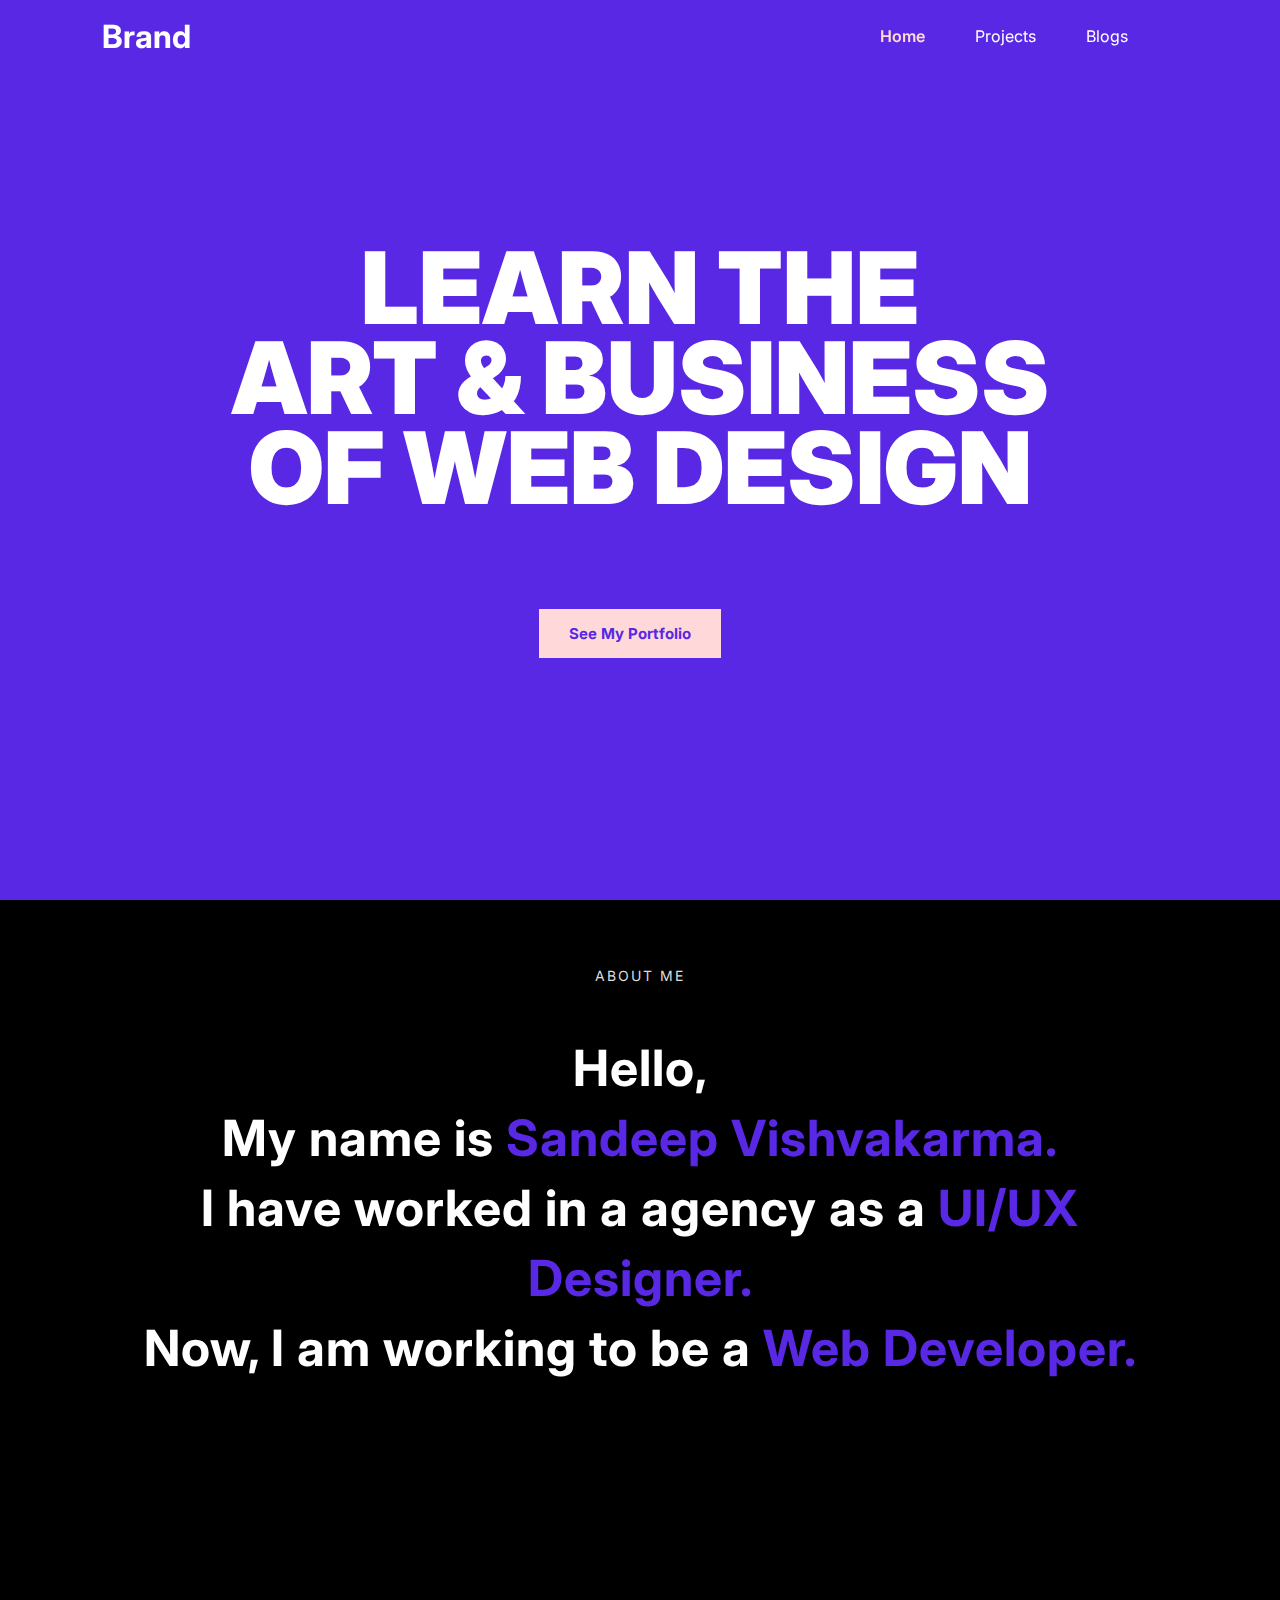
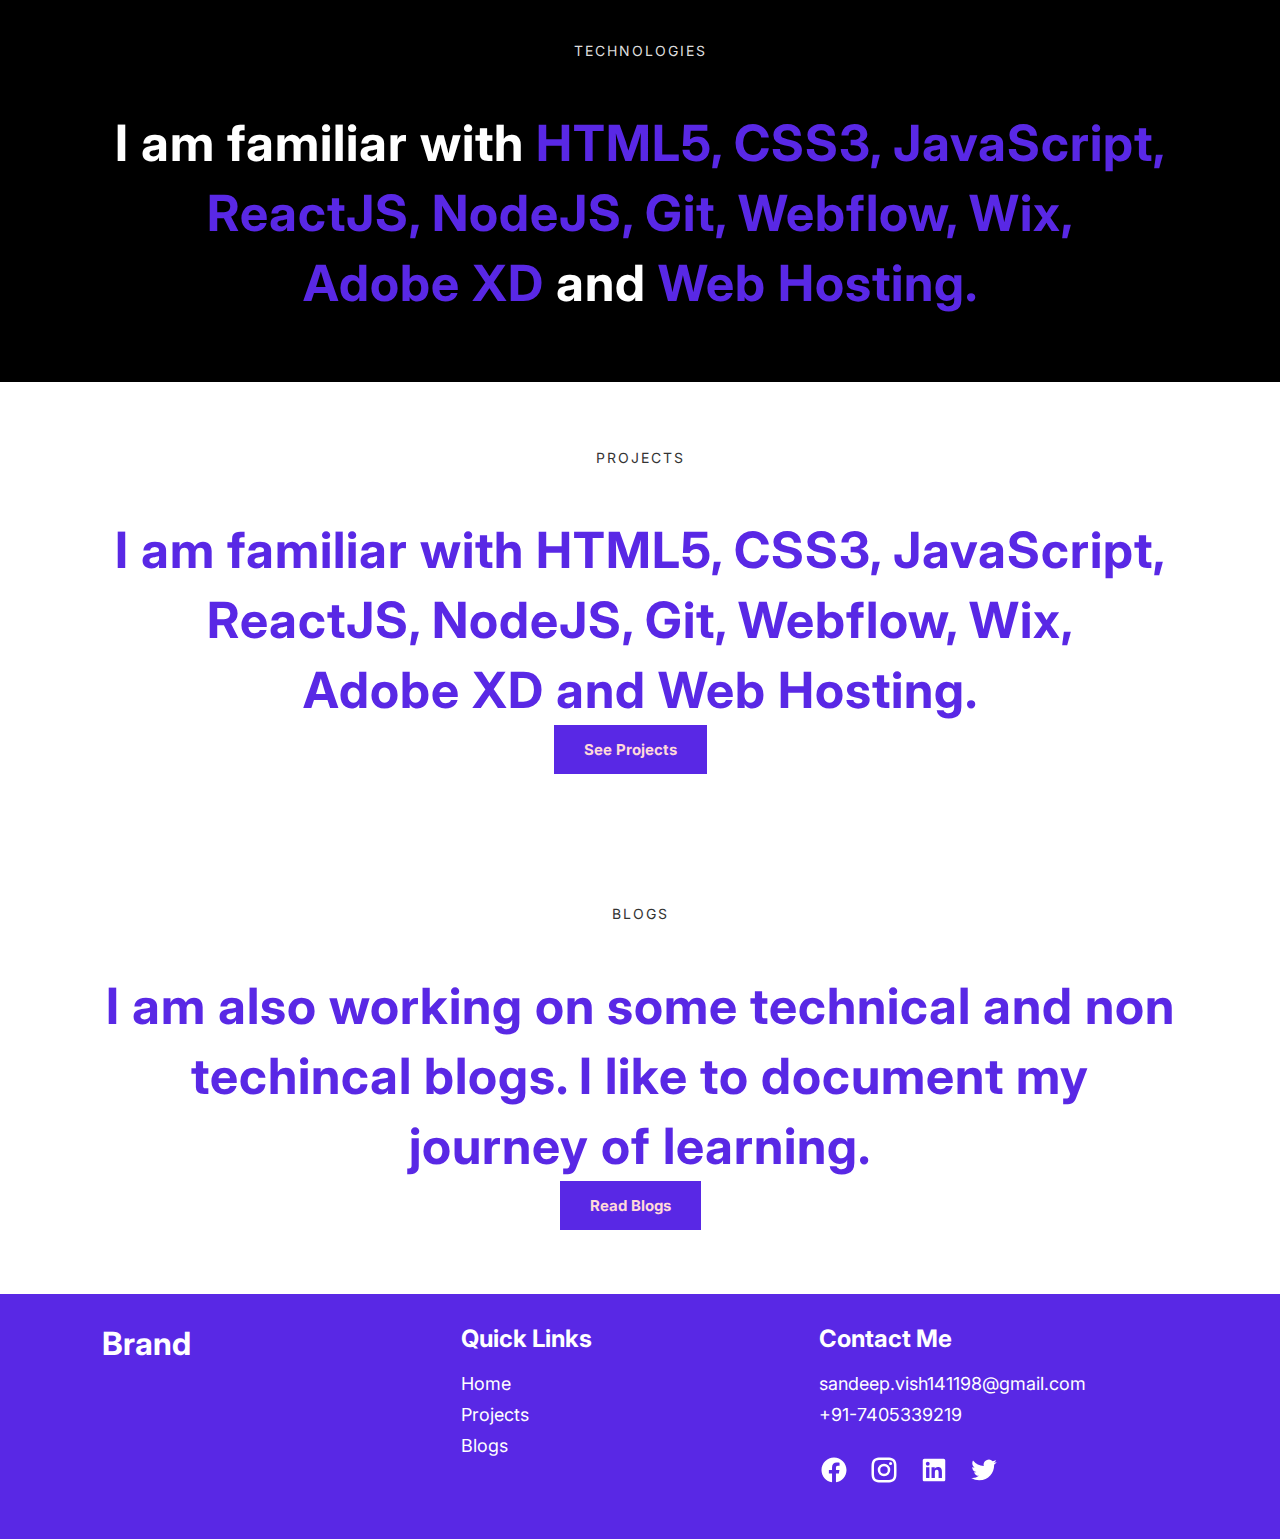
<file: index.html>
<!DOCTYPE html>
<html lang="en">

<head>
    <meta charset="UTF-8">
    <meta http-equiv="X-UA-Compatible" content="IE=edge">
    <meta name="viewport" content="width=device-width, initial-scale=1.0">
    <title>Home | Portfolio</title>
    <style>
        @import url('https://fonts.googleapis.com/css2?family=Inter:wght@400;500;600;700;900&display=swap');
    </style>
    <link rel="stylesheet" href="style.css">
</head>

<body>
    <div class="container center container-purple">
        <nav>
            <h1>Brand</h1>
            <ul class="no-style flex">
                <li class="margin">
                    <a class="link active" href="index.html">Home</a>
                </li>
                <li class="margin">
                    <a class="link" href="Projects.html">Projects</a>
                </li>
                <li class="margin">
                    <a class="link" href="blogs.html">Blogs</a>
                </li>
            </ul>
        </nav>
        <h1 class="main-heading center">learn the<br>art & business<br>of web design</h1>
        <button class="button secondary-button">see my portfolio</button>
    </div>
    <section class="section section-black">
        <small>About me</small>
        <h1 class="sub-heading">Hello,<br> My name is <span class="span-primary">Sandeep Vishvakarma.</span><br>I have
            worked in a agency as a <span class="span-primary">UI/UX Designer.</span><br>Now, I am working to be a <span
                class="span-primary">Web Developer.</span></h1>
        <div class="container"></div>
        <div class="container">


        </div>
        <small>Technologies</small>
        <h1 class="sub-heading">I am familiar with <span class="span-primary">HTML5, CSS3, JavaScript,<br>ReactJS,
                NodeJS, Git, Webflow, Wix,<br>Adobe XD</span> and <span class="span-primary">Web Hosting.</span></h1>
    </section>
    <section class="section">
        <small class="small-black">Projects</small>
        <h1 class="sub-heading">I am familiar with <span class="span-primary">HTML5, CSS3, JavaScript,<br>ReactJS,
                NodeJS, Git, Webflow, Wix,<br>Adobe XD</span> and <span class="span-primary">Web Hosting.</span></h1>
        <button class="button primary-button">See projects</button>
    </section>
    <section class="section">
        <small class="small-black">Blogs</small>
        <h1 class="sub-heading">I am also working on some technical and non techincal blogs. I like to document my journey of learning.</span></h1>
        <button class="button primary-button">Read Blogs</button>
    </section>
    <footer>
        <div class="grid">
            <div>
                <h1 class="white-text">Brand</h1>
            </div>
            <div>
                <h2 class="margin-bot white-text">Quick Links</h2>
                <ul class="no-style">
                    <li class="list-margin">
                        <a class="footer-link" href="index.html">Home</a>
                    </li>
                    <li class="list-margin">
                        <a class="footer-link" href="Projects.html">Projects</a>
                    </li>
                    <li class="list-margin">
                        <a class="footer-link" href="blogs.html">Blogs</a>
                    </li>
                </ul>
            </div>
            <div>
                <h2 class="margin-bot white-text">Contact Me</h2>
                <ul class="no-style">
                    <li class="list-margin">
                        <a class="footer-link" href="">sandeep.vish141198@gmail.com</a>
                    </li>
                    <li class="list-margin">
                        <a class="footer-link" href="">+91-7405339219</a>
                    </li>
                </ul>
                <div class="social">

                    <a href="">
                        <svg xmlns="http://www.w3.org/2000/svg" viewBox="0 0 24 24" width="30" height="30">
                            <path fill="none" d="M0 0h24v24H0z" />
                            <path
                                d="M12 2C6.477 2 2 6.477 2 12c0 4.991 3.657 9.128 8.438 9.879V14.89h-2.54V12h2.54V9.797c0-2.506 1.492-3.89 3.777-3.89 1.094 0 2.238.195 2.238.195v2.46h-1.26c-1.243 0-1.63.771-1.63 1.562V12h2.773l-.443 2.89h-2.33v6.989C18.343 21.129 22 16.99 22 12c0-5.523-4.477-10-10-10z"
                                fill="rgba(255,255,255,1)" /></svg>
                    </a>
                    <a href="">
                        <svg xmlns="http://www.w3.org/2000/svg" viewBox="0 0 24 24" width="30" height="30">
                            <path fill="none" d="M0 0h24v24H0z" />
                            <path
                                d="M12 9a3 3 0 1 0 0 6 3 3 0 0 0 0-6zm0-2a5 5 0 1 1 0 10 5 5 0 0 1 0-10zm6.5-.25a1.25 1.25 0 0 1-2.5 0 1.25 1.25 0 0 1 2.5 0zM12 4c-2.474 0-2.878.007-4.029.058-.784.037-1.31.142-1.798.332-.434.168-.747.369-1.08.703a2.89 2.89 0 0 0-.704 1.08c-.19.49-.295 1.015-.331 1.798C4.006 9.075 4 9.461 4 12c0 2.474.007 2.878.058 4.029.037.783.142 1.31.331 1.797.17.435.37.748.702 1.08.337.336.65.537 1.08.703.494.191 1.02.297 1.8.333C9.075 19.994 9.461 20 12 20c2.474 0 2.878-.007 4.029-.058.782-.037 1.309-.142 1.797-.331.433-.169.748-.37 1.08-.702.337-.337.538-.65.704-1.08.19-.493.296-1.02.332-1.8.052-1.104.058-1.49.058-4.029 0-2.474-.007-2.878-.058-4.029-.037-.782-.142-1.31-.332-1.798a2.911 2.911 0 0 0-.703-1.08 2.884 2.884 0 0 0-1.08-.704c-.49-.19-1.016-.295-1.798-.331C14.925 4.006 14.539 4 12 4zm0-2c2.717 0 3.056.01 4.122.06 1.065.05 1.79.217 2.428.465.66.254 1.216.598 1.772 1.153a4.908 4.908 0 0 1 1.153 1.772c.247.637.415 1.363.465 2.428.047 1.066.06 1.405.06 4.122 0 2.717-.01 3.056-.06 4.122-.05 1.065-.218 1.79-.465 2.428a4.883 4.883 0 0 1-1.153 1.772 4.915 4.915 0 0 1-1.772 1.153c-.637.247-1.363.415-2.428.465-1.066.047-1.405.06-4.122.06-2.717 0-3.056-.01-4.122-.06-1.065-.05-1.79-.218-2.428-.465a4.89 4.89 0 0 1-1.772-1.153 4.904 4.904 0 0 1-1.153-1.772c-.248-.637-.415-1.363-.465-2.428C2.013 15.056 2 14.717 2 12c0-2.717.01-3.056.06-4.122.05-1.066.217-1.79.465-2.428a4.88 4.88 0 0 1 1.153-1.772A4.897 4.897 0 0 1 5.45 2.525c.638-.248 1.362-.415 2.428-.465C8.944 2.013 9.283 2 12 2z"
                                fill="rgba(255,255,255,1)" /></svg>
                    </a>
                    <a href="">
                        <svg xmlns="http://www.w3.org/2000/svg" viewBox="0 0 24 24" width="30" height="30">
                            <path fill="none" d="M0 0h24v24H0z" />
                            <path
                                d="M18.335 18.339H15.67v-4.177c0-.996-.02-2.278-1.39-2.278-1.389 0-1.601 1.084-1.601 2.205v4.25h-2.666V9.75h2.56v1.17h.035c.358-.674 1.228-1.387 2.528-1.387 2.7 0 3.2 1.778 3.2 4.091v4.715zM7.003 8.575a1.546 1.546 0 0 1-1.548-1.549 1.548 1.548 0 1 1 1.547 1.549zm1.336 9.764H5.666V9.75H8.34v8.589zM19.67 3H4.329C3.593 3 3 3.58 3 4.297v15.406C3 20.42 3.594 21 4.328 21h15.338C20.4 21 21 20.42 21 19.703V4.297C21 3.58 20.4 3 19.666 3h.003z"
                                fill="rgba(255,255,255,1)" /></svg>
                    </a>
                    <a href="">
                        <svg xmlns="http://www.w3.org/2000/svg" viewBox="0 0 24 24" width="30" height="30">
                            <path fill="none" d="M0 0h24v24H0z" />
                            <path
                                d="M22.162 5.656a8.384 8.384 0 0 1-2.402.658A4.196 4.196 0 0 0 21.6 4c-.82.488-1.719.83-2.656 1.015a4.182 4.182 0 0 0-7.126 3.814 11.874 11.874 0 0 1-8.62-4.37 4.168 4.168 0 0 0-.566 2.103c0 1.45.738 2.731 1.86 3.481a4.168 4.168 0 0 1-1.894-.523v.052a4.185 4.185 0 0 0 3.355 4.101 4.21 4.21 0 0 1-1.89.072A4.185 4.185 0 0 0 7.97 16.65a8.394 8.394 0 0 1-6.191 1.732 11.83 11.83 0 0 0 6.41 1.88c7.693 0 11.9-6.373 11.9-11.9 0-.18-.005-.362-.013-.54a8.496 8.496 0 0 0 2.087-2.165z"
                                fill="rgba(255,255,255,1)" /></svg>
                    </a>

                </div>
            </div>
        </div>
    </footer>
</body>

</html>
</file>
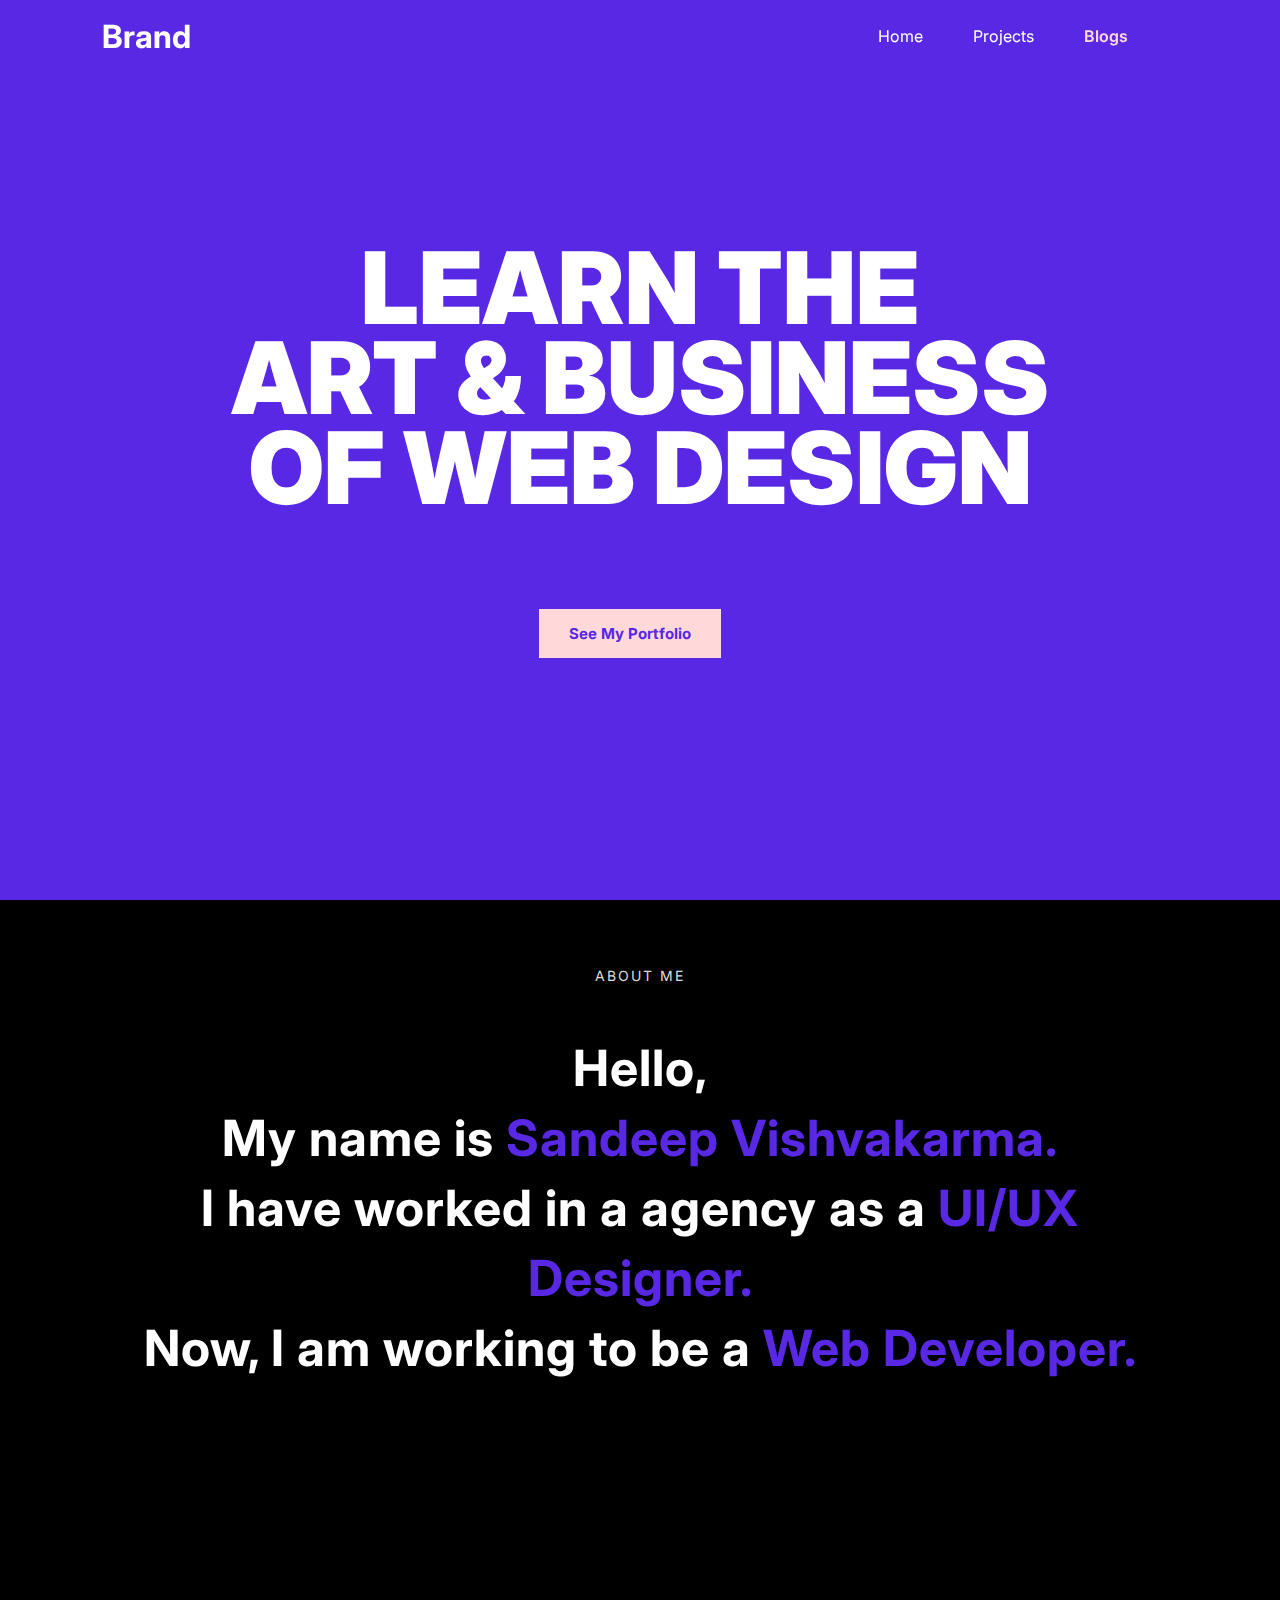
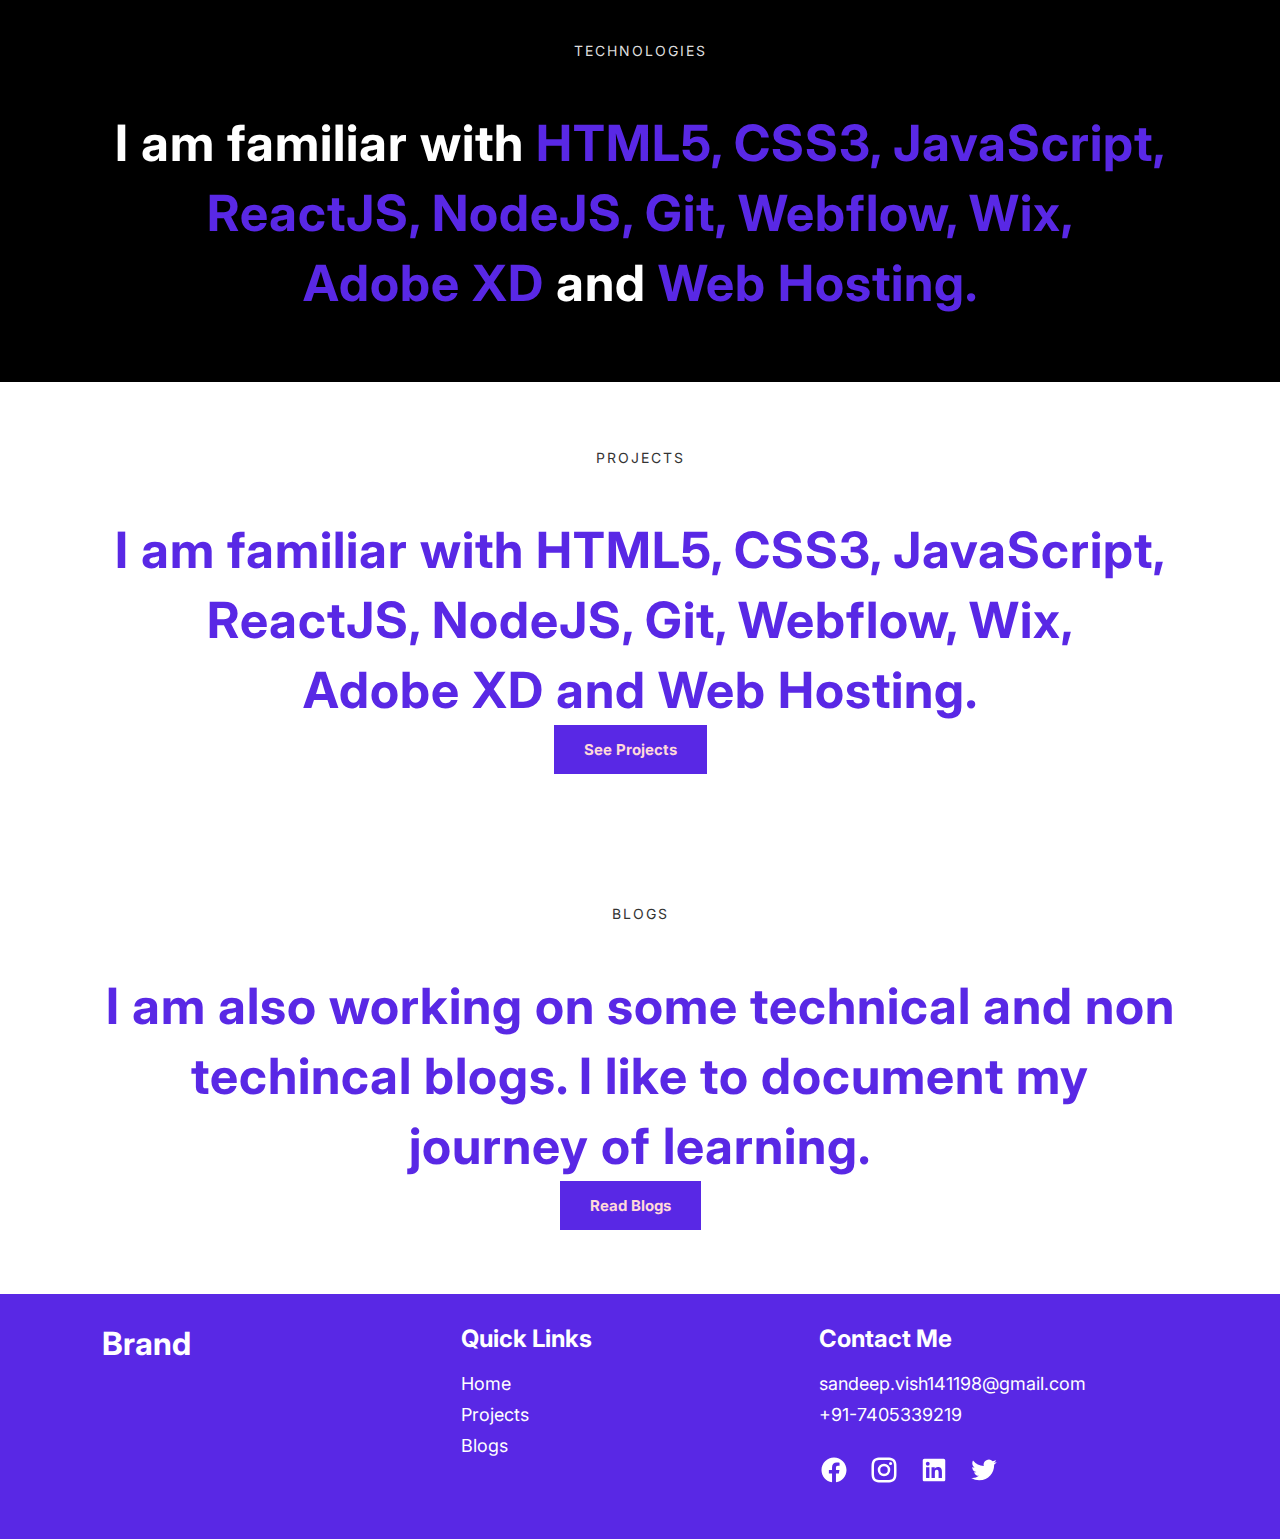
<file: blogs.html>
<!DOCTYPE html>
<html lang="en">

<head>
    <meta charset="UTF-8">
    <meta http-equiv="X-UA-Compatible" content="IE=edge">
    <meta name="viewport" content="width=device-width, initial-scale=1.0">
    <title>Blogs | Portfolio</title>
    <style>
        @import url('https://fonts.googleapis.com/css2?family=Inter:wght@400;500;600;700;900&display=swap');
    </style>
    <link rel="stylesheet" href="style.css">
</head>
<body>
    <div class="container center container-purple">
        <nav>
            <h1>Brand</h1>
            <ul class="no-style flex">
                <li class="margin">
                    <a class="link" href="index.html">Home</a>
                </li>
                <li class="margin">
                    <a class="link" href="Projects.html">Projects</a>
                </li>
                <li class="margin">
                    <a class="link active" href="blogs.html">Blogs</a>
                </li>
            </ul>
        </nav>
        <h1 class="main-heading center">learn the<br>art & business<br>of web design</h1>
        <button class="button secondary-button">see my portfolio</button>
    </div>
    <section class="section section-black">
        <small>About me</small>
        <h1 class="sub-heading">Hello,<br> My name is <span class="span-primary">Sandeep Vishvakarma.</span><br>I have
            worked in a agency as a <span class="span-primary">UI/UX Designer.</span><br>Now, I am working to be a <span
                class="span-primary">Web Developer.</span></h1>
        <div class="container"></div>
        <div class="container">
    
    
        </div>
        <small>Technologies</small>
        <h1 class="sub-heading">I am familiar with <span class="span-primary">HTML5, CSS3, JavaScript,<br>ReactJS,
                NodeJS, Git, Webflow, Wix,<br>Adobe XD</span> and <span class="span-primary">Web Hosting.</span></h1>
    </section>
    <section class="section">
        <small class="small-black">Projects</small>
        <h1 class="sub-heading">I am familiar with <span class="span-primary">HTML5, CSS3, JavaScript,<br>ReactJS,
                NodeJS, Git, Webflow, Wix,<br>Adobe XD</span> and <span class="span-primary">Web Hosting.</span></h1>
        <button class="button primary-button">See projects</button>
    </section>
    <section class="section">
        <small class="small-black">Blogs</small>
        <h1 class="sub-heading">I am also working on some technical and non techincal blogs. I like to document my journey of learning.</span></h1>
        <button class="button primary-button">Read Blogs</button>
    </section>
    <footer>
        <div class="grid">
            <div>
                <h1 class="white-text">Brand</h1>
            </div>
            <div>
                <h2 class="margin-bot white-text">Quick Links</h2>
                <ul class="no-style">
                    <li class="list-margin">
                        <a class="footer-link" href="index.html">Home</a>
                    </li>
                    <li class="list-margin">
                        <a class="footer-link" href="Projects.html">Projects</a>
                    </li>
                    <li class="list-margin">
                        <a class="footer-link" href="blogs.html">Blogs</a>
                    </li>
                </ul>
            </div>
            <div>
                <h2 class="margin-bot white-text">Contact Me</h2>
                <ul class="no-style">
                    <li class="list-margin">
                        <a class="footer-link" href="">sandeep.vish141198@gmail.com</a>
                    </li>
                    <li class="list-margin">
                        <a class="footer-link" href="">+91-7405339219</a>
                    </li>
                </ul>
                <div class="social">
    
                    <a href="">
                        <svg xmlns="http://www.w3.org/2000/svg" viewBox="0 0 24 24" width="30" height="30">
                            <path fill="none" d="M0 0h24v24H0z" />
                            <path
                                d="M12 2C6.477 2 2 6.477 2 12c0 4.991 3.657 9.128 8.438 9.879V14.89h-2.54V12h2.54V9.797c0-2.506 1.492-3.89 3.777-3.89 1.094 0 2.238.195 2.238.195v2.46h-1.26c-1.243 0-1.63.771-1.63 1.562V12h2.773l-.443 2.89h-2.33v6.989C18.343 21.129 22 16.99 22 12c0-5.523-4.477-10-10-10z"
                                fill="rgba(255,255,255,1)" /></svg>
                    </a>
                    <a href="">
                        <svg xmlns="http://www.w3.org/2000/svg" viewBox="0 0 24 24" width="30" height="30">
                            <path fill="none" d="M0 0h24v24H0z" />
                            <path
                                d="M12 9a3 3 0 1 0 0 6 3 3 0 0 0 0-6zm0-2a5 5 0 1 1 0 10 5 5 0 0 1 0-10zm6.5-.25a1.25 1.25 0 0 1-2.5 0 1.25 1.25 0 0 1 2.5 0zM12 4c-2.474 0-2.878.007-4.029.058-.784.037-1.31.142-1.798.332-.434.168-.747.369-1.08.703a2.89 2.89 0 0 0-.704 1.08c-.19.49-.295 1.015-.331 1.798C4.006 9.075 4 9.461 4 12c0 2.474.007 2.878.058 4.029.037.783.142 1.31.331 1.797.17.435.37.748.702 1.08.337.336.65.537 1.08.703.494.191 1.02.297 1.8.333C9.075 19.994 9.461 20 12 20c2.474 0 2.878-.007 4.029-.058.782-.037 1.309-.142 1.797-.331.433-.169.748-.37 1.08-.702.337-.337.538-.65.704-1.08.19-.493.296-1.02.332-1.8.052-1.104.058-1.49.058-4.029 0-2.474-.007-2.878-.058-4.029-.037-.782-.142-1.31-.332-1.798a2.911 2.911 0 0 0-.703-1.08 2.884 2.884 0 0 0-1.08-.704c-.49-.19-1.016-.295-1.798-.331C14.925 4.006 14.539 4 12 4zm0-2c2.717 0 3.056.01 4.122.06 1.065.05 1.79.217 2.428.465.66.254 1.216.598 1.772 1.153a4.908 4.908 0 0 1 1.153 1.772c.247.637.415 1.363.465 2.428.047 1.066.06 1.405.06 4.122 0 2.717-.01 3.056-.06 4.122-.05 1.065-.218 1.79-.465 2.428a4.883 4.883 0 0 1-1.153 1.772 4.915 4.915 0 0 1-1.772 1.153c-.637.247-1.363.415-2.428.465-1.066.047-1.405.06-4.122.06-2.717 0-3.056-.01-4.122-.06-1.065-.05-1.79-.218-2.428-.465a4.89 4.89 0 0 1-1.772-1.153 4.904 4.904 0 0 1-1.153-1.772c-.248-.637-.415-1.363-.465-2.428C2.013 15.056 2 14.717 2 12c0-2.717.01-3.056.06-4.122.05-1.066.217-1.79.465-2.428a4.88 4.88 0 0 1 1.153-1.772A4.897 4.897 0 0 1 5.45 2.525c.638-.248 1.362-.415 2.428-.465C8.944 2.013 9.283 2 12 2z"
                                fill="rgba(255,255,255,1)" /></svg>
                    </a>
                    <a href="">
                        <svg xmlns="http://www.w3.org/2000/svg" viewBox="0 0 24 24" width="30" height="30">
                            <path fill="none" d="M0 0h24v24H0z" />
                            <path
                                d="M18.335 18.339H15.67v-4.177c0-.996-.02-2.278-1.39-2.278-1.389 0-1.601 1.084-1.601 2.205v4.25h-2.666V9.75h2.56v1.17h.035c.358-.674 1.228-1.387 2.528-1.387 2.7 0 3.2 1.778 3.2 4.091v4.715zM7.003 8.575a1.546 1.546 0 0 1-1.548-1.549 1.548 1.548 0 1 1 1.547 1.549zm1.336 9.764H5.666V9.75H8.34v8.589zM19.67 3H4.329C3.593 3 3 3.58 3 4.297v15.406C3 20.42 3.594 21 4.328 21h15.338C20.4 21 21 20.42 21 19.703V4.297C21 3.58 20.4 3 19.666 3h.003z"
                                fill="rgba(255,255,255,1)" /></svg>
                    </a>
                    <a href="">
                        <svg xmlns="http://www.w3.org/2000/svg" viewBox="0 0 24 24" width="30" height="30">
                            <path fill="none" d="M0 0h24v24H0z" />
                            <path
                                d="M22.162 5.656a8.384 8.384 0 0 1-2.402.658A4.196 4.196 0 0 0 21.6 4c-.82.488-1.719.83-2.656 1.015a4.182 4.182 0 0 0-7.126 3.814 11.874 11.874 0 0 1-8.62-4.37 4.168 4.168 0 0 0-.566 2.103c0 1.45.738 2.731 1.86 3.481a4.168 4.168 0 0 1-1.894-.523v.052a4.185 4.185 0 0 0 3.355 4.101 4.21 4.21 0 0 1-1.89.072A4.185 4.185 0 0 0 7.97 16.65a8.394 8.394 0 0 1-6.191 1.732 11.83 11.83 0 0 0 6.41 1.88c7.693 0 11.9-6.373 11.9-11.9 0-.18-.005-.362-.013-.54a8.496 8.496 0 0 0 2.087-2.165z"
                                fill="rgba(255,255,255,1)" /></svg>
                    </a>
    
                </div>
            </div>
        </div>
    </footer>
</body>
</html>
</file>
<file: style.css>
* {
    margin: 0;
    padding: 0;
    box-sizing: border-box;
    font-family: 'Inter', sans-serif;
}

:root {
    --primarycolor: #5928E5;
    --secondarycolor: #FFD9D9;
}

.white-text {
    color: #fff;
}

.active {
    font-weight: 600;
    color: var(--secondarycolor) !important;
}

nav {
    top: 0;
    position: fixed;
    width: 100%;
    display: flex;
    justify-content: space-between;
    align-items: center;
    padding: 0vw 8vw;
    height: 8vh;
}

.no-style {
    list-style: none;
}

hr {
    margin: 40px 0px;
}

.flex {
    display: flex;
}
a{
    text-decoration: none;
    color: inherit;
}
.link {
    margin-right: 50px;
    color: inherit;
}

.main-heading {
    font-size: 100px;
    font-weight: 900;
    line-height: 90px;
    margin-bottom: 6rem;
    text-transform: uppercase;
}

.sub-heading {
    font-size: 50px;
    line-height: 1.4em;
    letter-spacing: 1px;
    text-align: center;
}
.sub-heading-margin{
    margin-bottom: 20px;
}
.left-align{
    text-align: left;
}
p {
    font-size: 20px;
    line-height: 30px;
}

small {
    font-size: 14px;
    letter-spacing: 2px;
    line-height: 24px;
    color: #ddd;
    text-transform: uppercase;
    margin-bottom: 5vh;
}

.small-black {
    color: #333;
}
.box{
    display: flex; 
    align-items: center;
    justify-content: center;
    margin-bottom: 200px;
}
.image{
    width: 28vw;
    height: 22vw;
    margin-right: 60px;
    background-color: #fff;
}
.container {
    width: 100%;
    padding: 5vw 8vw;
}

.container-purple {
    background-color: var(--primarycolor);
    color: #fff;
    height: 100vh;
}

.container-pink {
    background-color: var(--secondarycolor);
    color: #fff;
}

.button {
    padding: 15px 30px;
    border: none;
    margin-right: 20px;
    font-size: 15px;
    font-weight: 700;
    text-transform: capitalize;
    background-color: #fff;
    cursor: pointer;
    transition: background-color 200ms ease-in;
    transition: letter-spacing 200ms ease-in;
}
.button-margin{
    margin-top: 50px;
}
.primary-button {
    background-color: var(--primarycolor);
    color: var(--secondarycolor);
}

.primary-button:hover {
    letter-spacing: 1px;
    font-size: 15px;
    color: var(--primarycolor);
    background-color: var(--secondarycolor);
}

.secondary-button {
    background-color: var(--secondarycolor);
    color: var(--primarycolor);
}

.secondary-button:hover {
    letter-spacing: 1px;
    color: var(--primarycolor);
    background-color: #fff;
}

.center {
    text-align: center;
    display: flex;
    flex-direction: column;
    justify-content: center;
    align-items: center;
}

.section {
    width: 100%;
    padding: 5vw 8vw;
    background-color: #fff;
    color: var(--primarycolor);
    display: flex;
    flex-direction: column;
    align-items: center;
}

.section-black {
    background-color: #000;
    color: #fff;
}

.span-primary {
    color: var(--primarycolor);
}

.span-secondary {
    color: var(--secondarycolor);
}

footer {
    padding: 30px 8vw 50px 8vw;
    background-color: var(--primarycolor);
}

.margin-bot {
    margin-bottom: 20px;
}

.grid {
    display: grid;
    grid-template-columns: 1fr 1fr 1fr;
    grid-template-rows: auto;
}

.footer-link {
    font-size: 18px;
    font-weight: 400;
    text-decoration: none;
    color: #fff;
}

.list-margin {
    margin-bottom: 10px;
}

.social {
    display: flex;
    align-items: center;
    margin-top: 30px;
}

.social img {
    width: 28px;
}

.social svg {
    color: #fff;
    margin-right: 20px;
}
</file>
